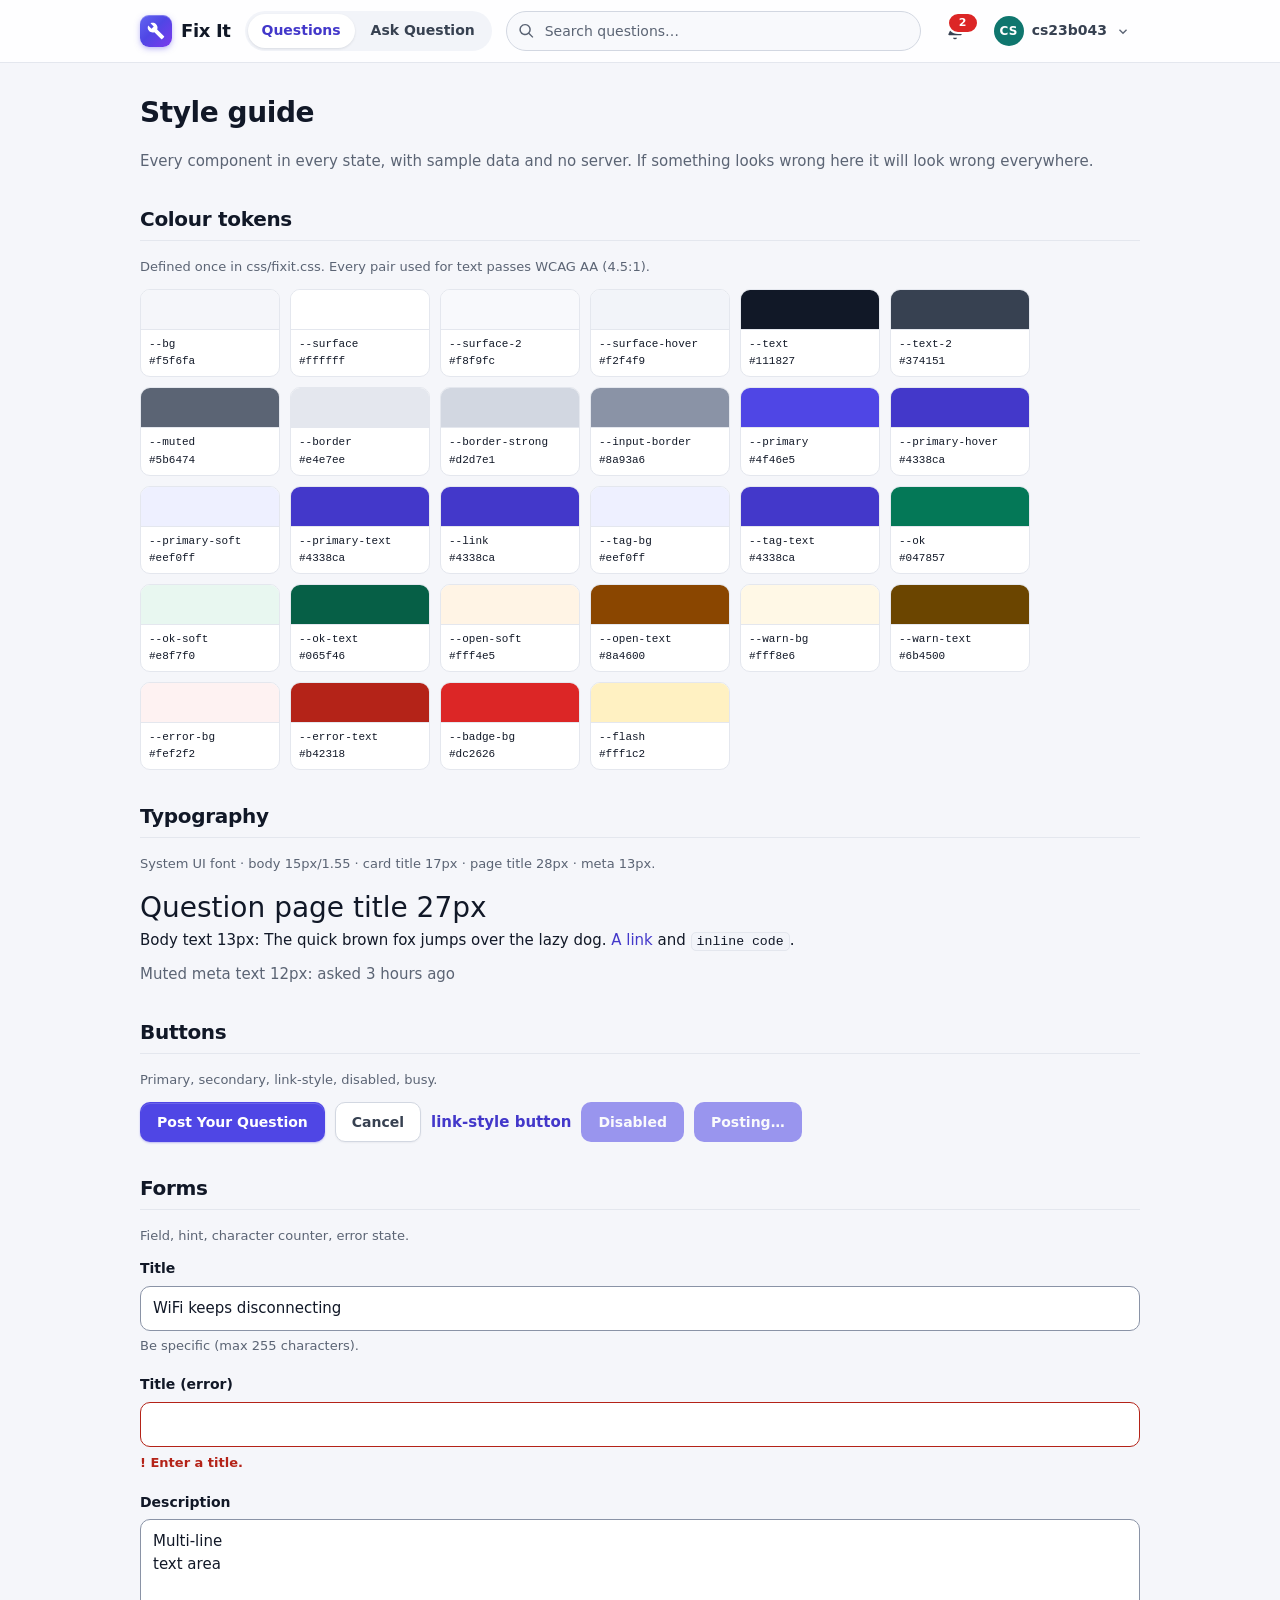
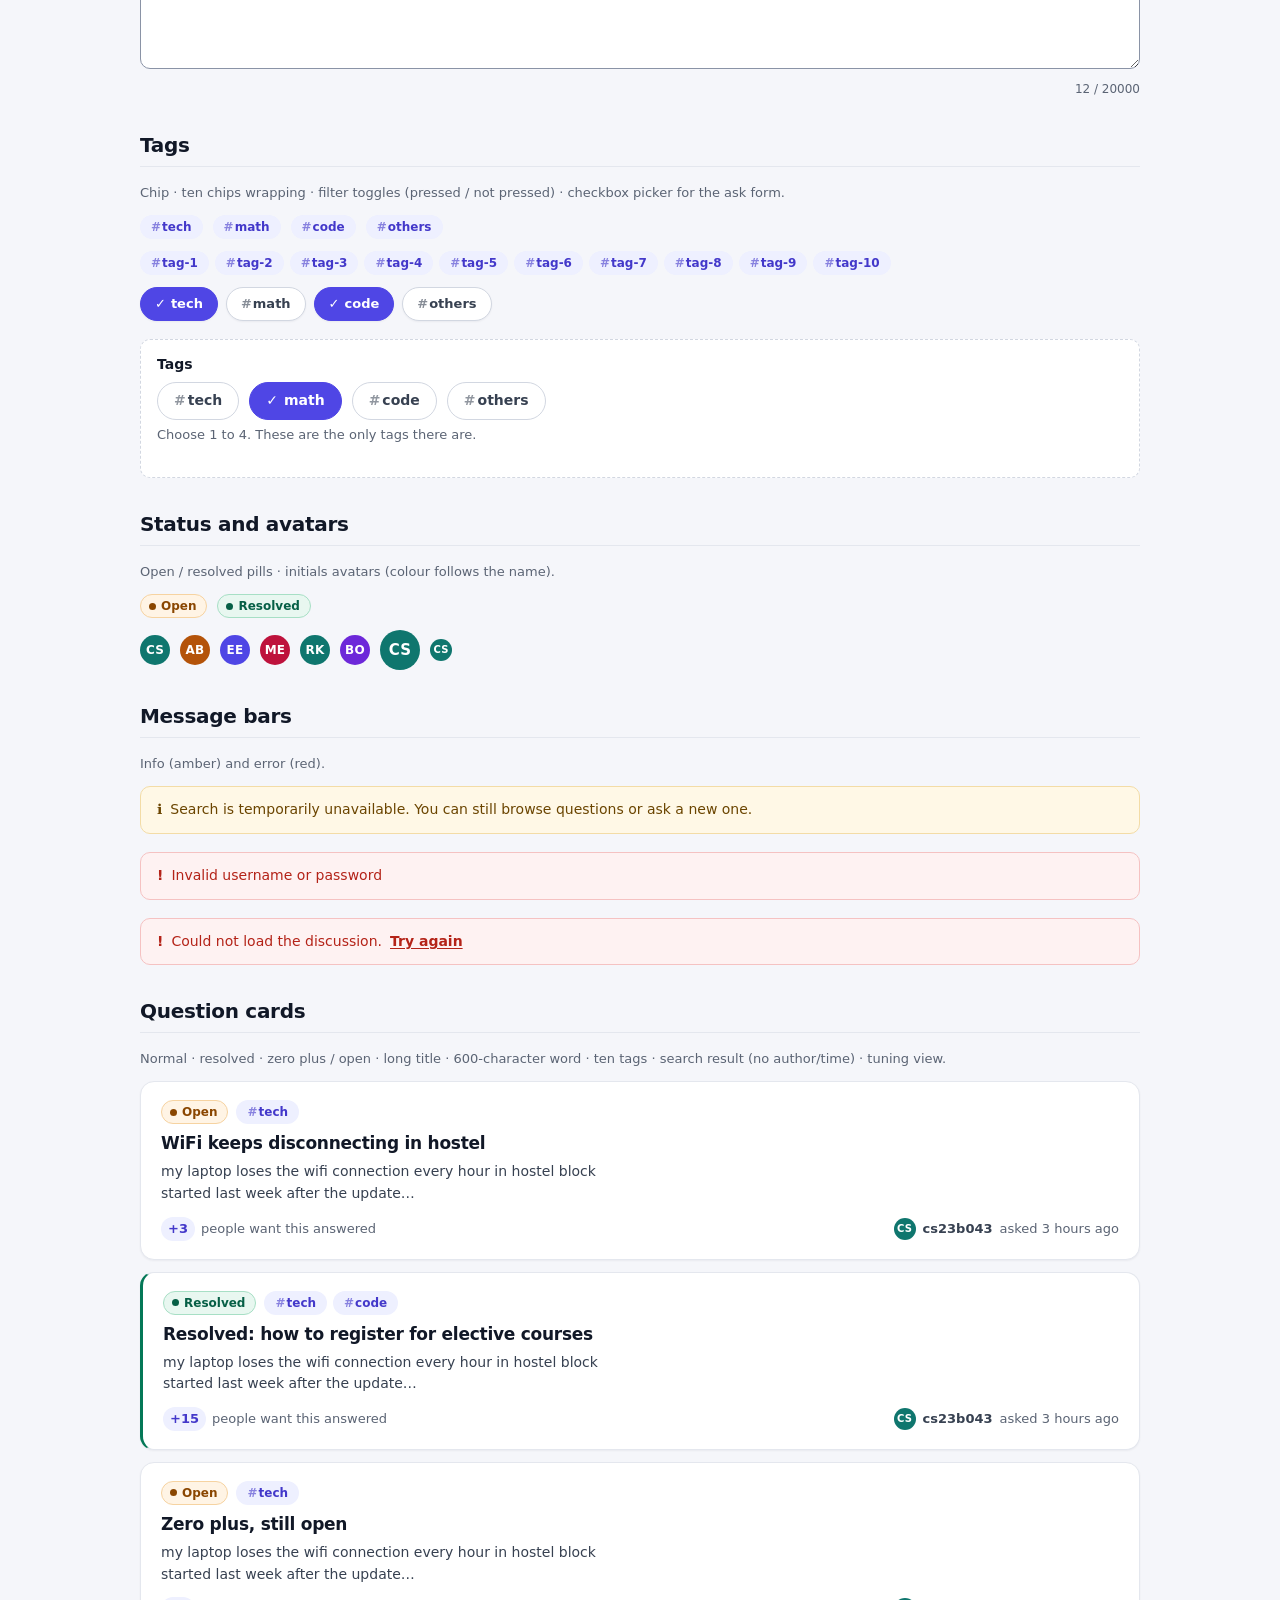
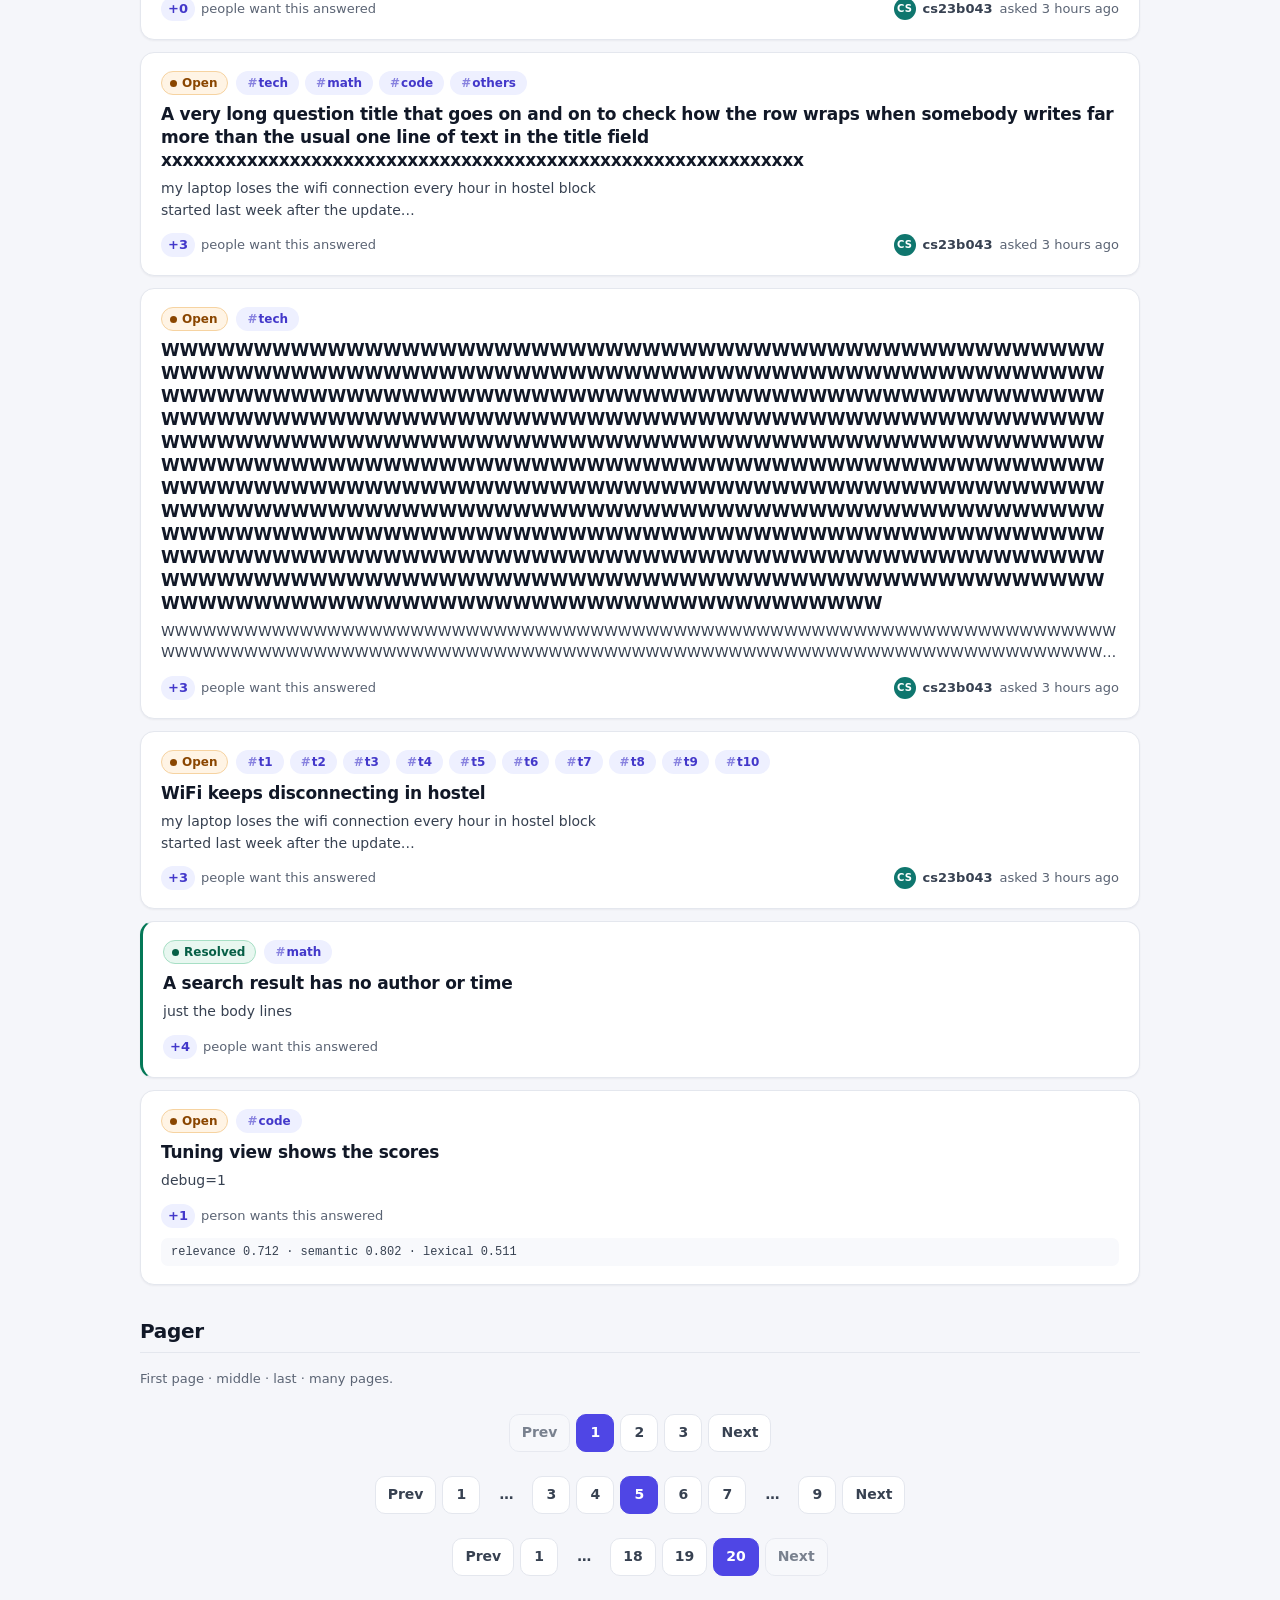
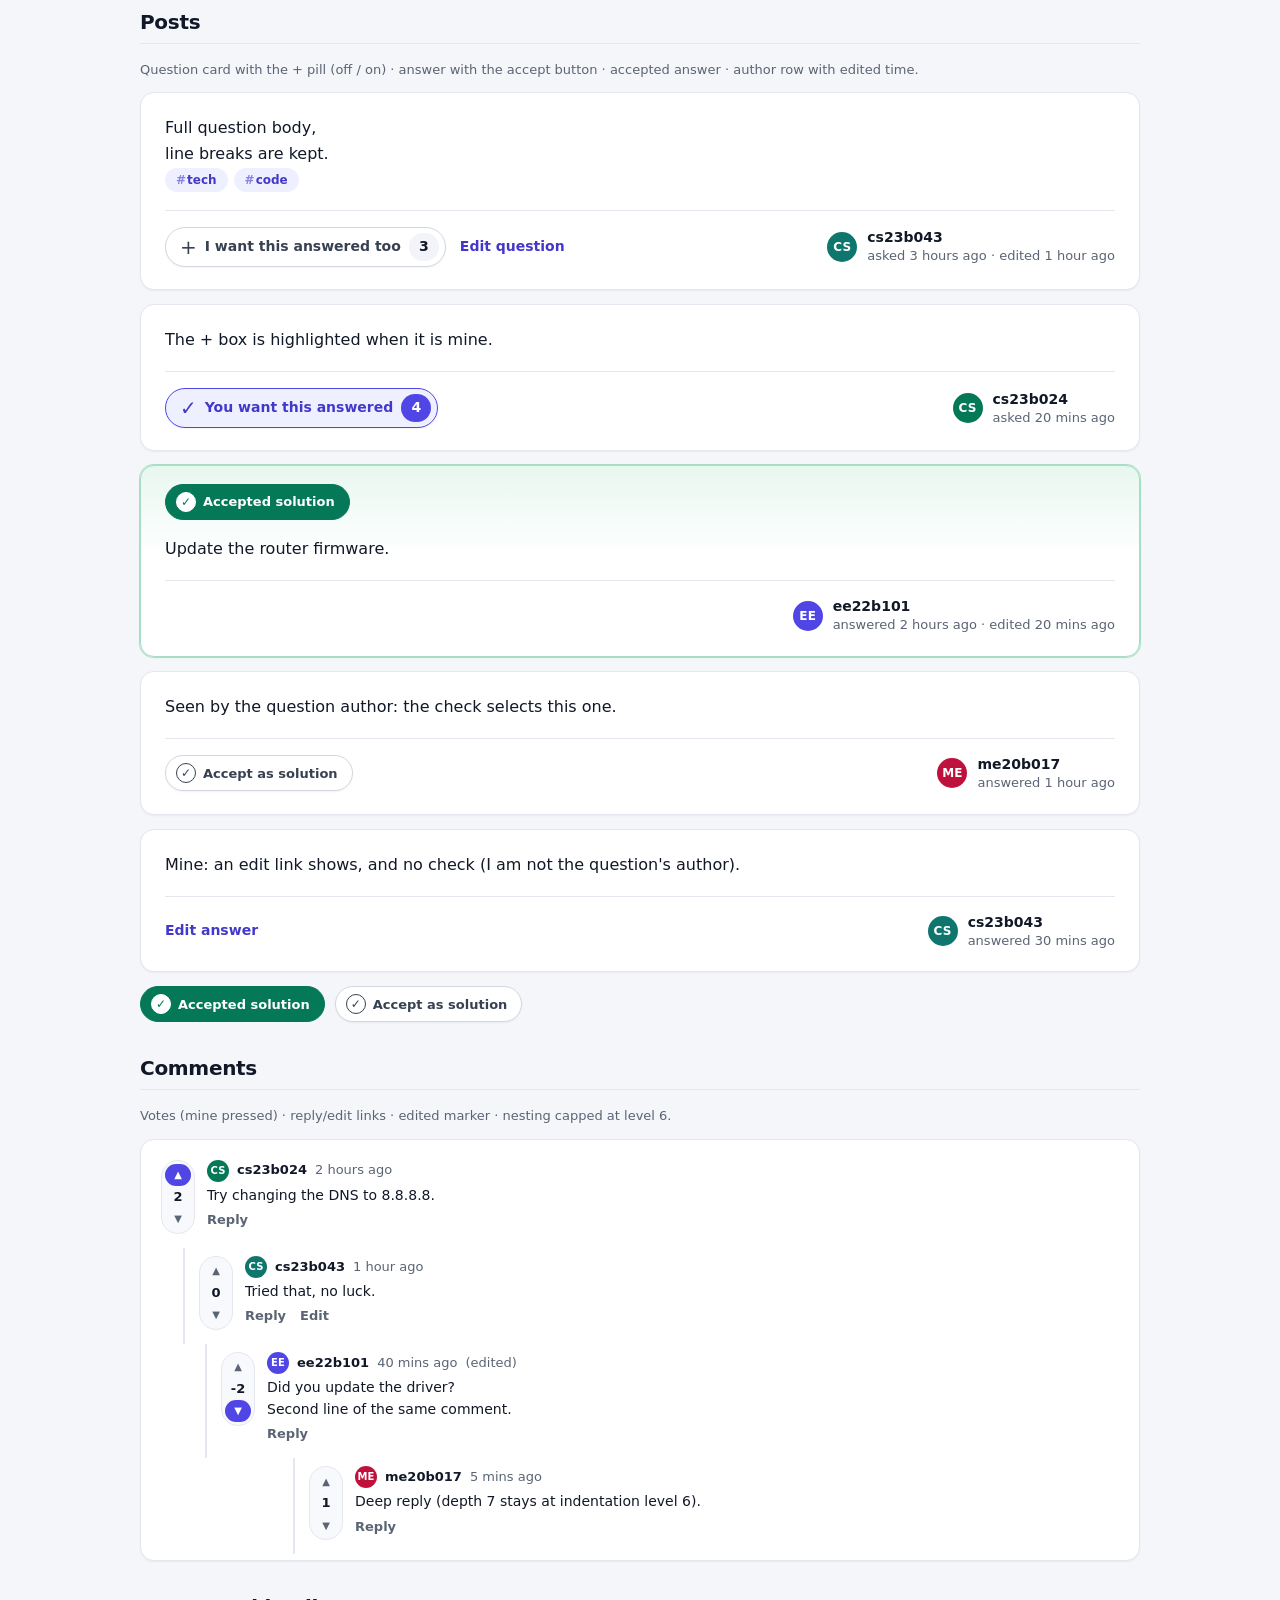
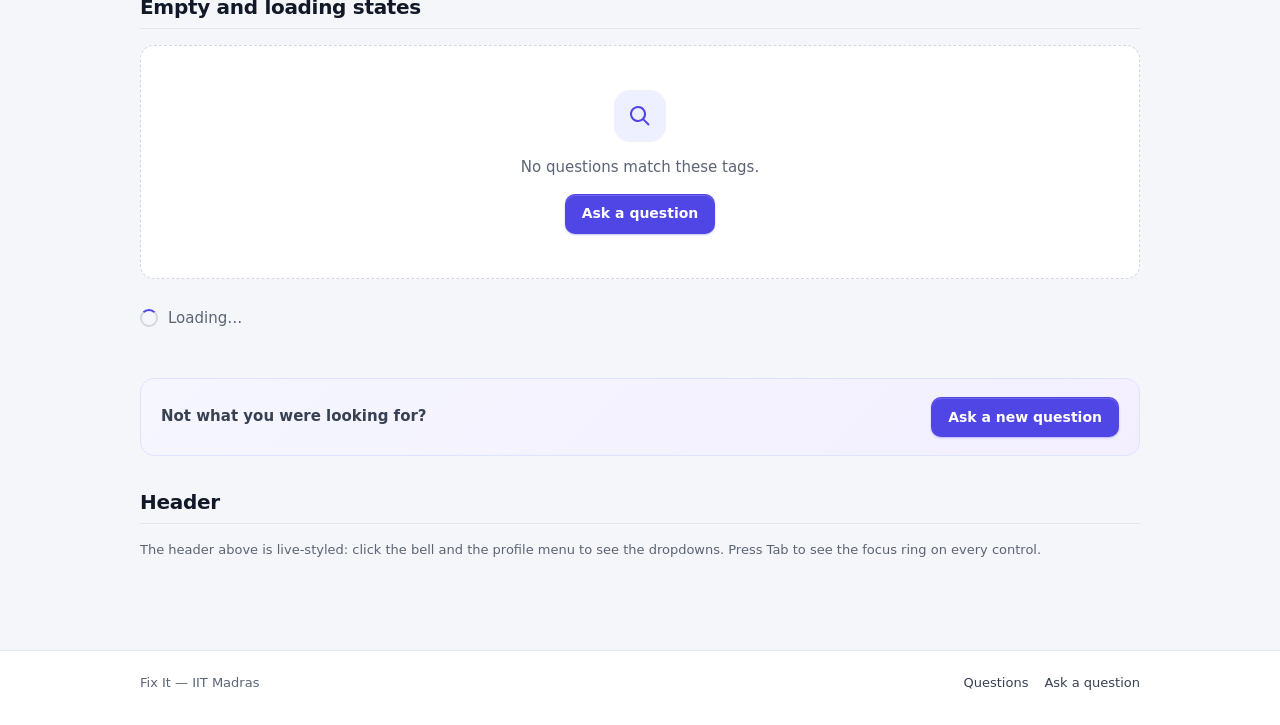
<file: frontend/styleguide.html>
<!doctype html>
<html lang="en">
<head>
  <meta charset="utf-8">
  <meta name="viewport" content="width=device-width, initial-scale=1">
  <title>Style guide - Fix It</title>
  <link rel="icon" href="img/favicon.svg" type="image/svg+xml">
  <link rel="stylesheet" href="css/fixit.css">
</head>
<body data-page="styleguide">
  <a class="skip-link" href="#main">Skip to content</a>
  <header id="site-header"></header>
  <main id="main" class="container" tabindex="-1">
    <div class="page-head"><h1>Style guide</h1></div>
    <p class="subtle">Every component in every state, with sample data and no server. If something looks wrong here it will look wrong everywhere.</p>
    <div id="guide"></div>
  </main>
  <footer id="site-footer"></footer>
  <script type="module" src="js/pages/styleguide.js"></script>
</body>
</html>
</file>
<file: frontend/css/fixit.css>
/* Fix It - "clean modern workspace" look (see Specifications_and_designs/UI_Migration.md). One stylesheet; design tokens at the top.
   Every text/background pair used for text reaches WCAG AA contrast (4.5:1). The page's CSP allows only same-origin assets,
   so fonts are the system UI stack and the few decorative images are data: URIs. */

:root {
  /* surfaces */
  --bg: #f5f6fa;
  --surface: #ffffff;
  --surface-2: #f8f9fc;
  --surface-hover: #f2f4f9;
  /* text */
  --text: #111827;
  --text-2: #374151;
  --muted: #5b6474;               /* 5.9:1 on white, 5.4:1 on --bg */
  /* lines */
  --border: #e4e7ee;
  --border-strong: #d2d7e1;
  --input-border: #8a93a6;        /* 3:1 against white, as form-control edges should be */
  /* brand */
  --primary: #4f46e5;             /* white text on it: 6.3:1 */
  --primary-hover: #4338ca;
  --primary-soft: #eef0ff;
  --primary-soft-2: #e0e3ff;
  --primary-text: #4338ca;        /* on white 7.6:1, on --primary-soft 6.6:1 */
  --link: #4338ca;
  --link-hover: #3730a3;
  --tag-bg: #eef0ff;
  --tag-text: #4338ca;
  /* status */
  --ok: #047857;                  /* white text on it: 5.5:1 */
  --ok-soft: #e8f7f0;
  --ok-border: #a7dfc5;
  --ok-text: #065f46;             /* on --ok-soft 7.1:1 */
  --open-soft: #fff4e5;
  --open-border: #f6d3a1;
  --open-text: #8a4600;           /* on --open-soft 6.4:1 */
  --warn-bg: #fff8e6;
  --warn-border: #f3dca6;
  --warn-text: #6b4500;
  --error-bg: #fef2f2;
  --error-border: #f5c2c2;
  --error-text: #b42318;          /* on --error-bg 5.8:1, on white 6.2:1 */
  --badge-bg: #dc2626;            /* white text on it: 4.8:1 */
  --active-bg: #eef0ff;
  --flash: #fff1c2;
  /* shape */
  --radius: 14px;
  --radius-md: 10px;
  --radius-sm: 7px;
  --pill: 999px;
  --shadow-sm: 0 1px 2px rgba(16, 24, 40, 0.05);
  --shadow: 0 1px 3px rgba(16, 24, 40, 0.07), 0 1px 2px rgba(16, 24, 40, 0.04);
  --shadow-md: 0 6px 16px -4px rgba(16, 24, 40, 0.10), 0 2px 4px -2px rgba(16, 24, 40, 0.06);
  --shadow-lg: 0 18px 40px -12px rgba(16, 24, 40, 0.25);
  --ring: 0 0 0 3px rgba(79, 70, 229, 0.28);
  /* type */
  --font: system-ui, -apple-system, "Segoe UI", Roboto, "Helvetica Neue", "Noto Sans", Arial, sans-serif;
  --mono: ui-monospace, SFMono-Regular, Menlo, Consolas, "Liberation Mono", monospace;
  --container: 1040px;
}

/* ---------- base ---------- */
*, *::before, *::after { box-sizing: border-box; }
html { -webkit-text-size-adjust: 100%; }
body { margin: 0; min-height: 100vh; min-height: 100dvh; display: flex; flex-direction: column; font: 15px/1.55 var(--font); color: var(--text); background: var(--bg); -webkit-font-smoothing: antialiased; }
h1, h2, h3 { margin: 0; font-weight: 700; line-height: 1.25; letter-spacing: -0.015em; color: var(--text); }
p { margin: 0 0 10px; }
a { color: var(--link); text-decoration: none; }
a:hover { color: var(--link-hover); text-decoration: underline; text-underline-offset: 2px; }
:focus-visible { outline: 2px solid var(--primary); outline-offset: 2px; }
code { font-family: var(--mono); font-size: 0.88em; background: var(--surface-hover); border: 1px solid var(--border); padding: 1px 5px; border-radius: 5px; }
::selection { background: var(--primary-soft-2); }

.visually-hidden { position: absolute !important; width: 1px; height: 1px; margin: -1px; padding: 0; overflow: hidden; clip: rect(0 0 0 0); white-space: nowrap; border: 0; }
.skip-link { position: absolute; left: -9999px; top: 0; z-index: 100; background: var(--surface); color: var(--link); padding: 10px 14px; border-radius: var(--radius-sm); box-shadow: var(--shadow-md); }
.skip-link:focus { left: 12px; top: 12px; }

main:focus { outline: none; }
.container { width: var(--container); max-width: 100%; margin: 0 auto; padding: 0 20px; }

/* ---------- header ---------- */
.site-header { position: sticky; top: 0; z-index: 40; background: rgba(255, 255, 255, 0.86); -webkit-backdrop-filter: saturate(180%) blur(12px); backdrop-filter: saturate(180%) blur(12px); border-bottom: 1px solid var(--border); }
.site-header .container { display: flex; align-items: center; gap: 14px; height: 62px; }
.logo { display: inline-flex; align-items: center; gap: 9px; font-size: 18px; font-weight: 750; color: var(--text); letter-spacing: -0.02em; flex: 0 0 auto; }
.logo:hover { color: var(--text); text-decoration: none; }
.logo-mark { display: inline-grid; place-items: center; width: 32px; height: 32px; border-radius: 9px; background: linear-gradient(135deg, #6366f1 0%, #4f46e5 45%, #7c3aed 100%); color: #fff; box-shadow: 0 2px 6px -1px rgba(79, 70, 229, 0.5), inset 0 1px 0 rgba(255, 255, 255, 0.25); }
.logo-mark svg { width: 18px; height: 18px; fill: currentColor; }
.tabs { display: flex; gap: 2px; padding: 3px; background: var(--surface-hover); border-radius: var(--pill); }
.tabs a { display: flex; align-items: center; padding: 6px 14px; border-radius: var(--pill); color: var(--text-2); font-size: 14px; font-weight: 550; white-space: nowrap; }
.tabs a:hover { color: var(--text); background: rgba(255, 255, 255, 0.7); text-decoration: none; }
.tabs a[aria-current="page"] { color: var(--primary-text); background: var(--surface); box-shadow: var(--shadow); }
.header-search { flex: 1; display: flex; position: relative; min-width: 0; }
.header-search .search-icon { position: absolute; left: 12px; top: 50%; width: 17px; height: 17px; transform: translateY(-50%); fill: var(--muted); pointer-events: none; }
.header-search input[type="search"] { width: 100%; max-width: 420px; height: 40px; padding: 0 14px 0 38px; border: 1px solid var(--border-strong); border-radius: var(--pill); font: inherit; font-size: 14px; background: var(--surface-2); color: var(--text); transition: border-color .15s, box-shadow .15s, background .15s; }
.header-search input[type="search"]::placeholder { color: var(--muted); }
.header-search input[type="search"]:hover { border-color: var(--input-border); }
.header-search input[type="search"]:focus { outline: none; border-color: var(--primary); background: var(--surface); box-shadow: var(--ring); }
.header-menu { position: relative; flex: 0 0 auto; }
.icon-btn { position: relative; display: flex; align-items: center; gap: 8px; height: 40px; background: none; border: 1px solid transparent; border-radius: var(--pill); padding: 0 10px; font: inherit; font-size: 14px; font-weight: 550; color: var(--text-2); cursor: pointer; transition: background .15s; }
.icon-btn:hover { background: var(--surface-hover); }
.icon-btn[aria-expanded="true"] { background: var(--primary-soft); color: var(--primary-text); }
.icon-btn > svg { width: 20px; height: 20px; fill: currentColor; }
#bell-button { width: 40px; justify-content: center; padding: 0; }
#profile-button { padding: 0 8px 0 4px; }
#profile-button .chevron { width: 16px; height: 16px; fill: var(--muted); }
.profile-name { max-width: 140px; overflow: hidden; text-overflow: ellipsis; white-space: nowrap; }
.badge { position: absolute; top: 0; right: -5px; min-width: 18px; height: 18px; padding: 0 5px; border-radius: var(--pill); background: var(--badge-bg); color: #fff; font-size: 11px; line-height: 18px; text-align: center; font-weight: 700; border: 2px solid var(--surface); box-sizing: content-box; }
.badge[hidden] { display: none; }
.dropdown { position: absolute; right: 0; top: calc(100% + 8px); z-index: 50; width: 360px; max-width: calc(100vw - 24px); background: var(--surface); border: 1px solid var(--border); border-radius: var(--radius); box-shadow: var(--shadow-lg); max-height: min(480px, calc(100vh - 80px)); overflow-x: hidden; overflow-y: auto; overscroll-behavior: contain; animation: pop .14s ease-out; }
.dropdown[hidden] { display: none; }
@keyframes pop { from { opacity: 0; transform: translateY(-4px) scale(0.98); } to { opacity: 1; transform: none; } }
.dropdown-head { position: sticky; top: 0; z-index: 1; background: var(--surface); padding: 12px 16px; border-bottom: 1px solid var(--border); font-weight: 700; font-size: 14px; }
.dropdown-item { display: block; width: 100%; padding: 11px 16px; border: 0; border-bottom: 1px solid var(--border); background: var(--surface); font: inherit; font-size: 14px; text-align: left; color: var(--text); cursor: pointer; }
.dropdown-item:last-child { border-bottom: 0; }
.dropdown-item:hover { background: var(--surface-hover); }
a.dropdown-item { text-decoration: none; color: var(--text); }
#logout-button { color: var(--error-text); }
.dropdown-note { padding: 22px 16px; color: var(--muted); text-align: center; font-size: 14px; }
.dropdown-meta { display: flex; gap: 12px; align-items: center; padding: 14px 16px; border-bottom: 1px solid var(--border); background: var(--surface-2); color: var(--muted); font-size: 13px; }
.dropdown-meta .who { min-width: 0; }
.dropdown-meta .who-name { color: var(--text); font-weight: 700; font-size: 14px; }
.dropdown-meta .who div { overflow-wrap: anywhere; }
.notice { position: relative; padding-left: 32px; }
.notice-text { display: block; line-height: 1.45; }
.notice-text strong { font-weight: 650; }
.notice-text em { font-style: normal; color: var(--primary-text); }
.notice-time { display: block; color: var(--muted); font-size: 12px; margin-top: 3px; }
.notice::before { content: ""; position: absolute; left: 14px; top: 17px; width: 8px; height: 8px; border-radius: 50%; background: var(--border-strong); }
.notice.unread { background: #fafaff; }
.notice.unread::before { background: var(--primary); box-shadow: 0 0 0 3px var(--primary-soft); }
.notice.unread .notice-text { font-weight: 600; }

/* ---------- avatars ---------- */
.avatar { display: inline-grid; place-items: center; flex: 0 0 auto; width: 30px; height: 30px; border-radius: 50%; color: #fff; font-size: 12px; font-weight: 700; letter-spacing: 0.02em; line-height: 1; user-select: none; }
.avatar--sm { width: 22px; height: 22px; font-size: 10px; }
.avatar--lg { width: 40px; height: 40px; font-size: 15px; }
.avatar--c0 { background: #4f46e5; } .avatar--c1 { background: #047857; } .avatar--c2 { background: #be123c; } .avatar--c3 { background: #b45309; }
.avatar--c4 { background: #0369a1; } .avatar--c5 { background: #6d28d9; } .avatar--c6 { background: #0f766e; } .avatar--c7 { background: #475569; }

/* ---------- page frame ---------- */
/* body is a full-height column: main takes the spare height so the footer sits at the bottom of short pages */
main { flex: 1 0 auto; }
main.container { padding-top: 32px; padding-bottom: 56px; }
.page-head { display: flex; justify-content: space-between; align-items: flex-start; gap: 16px; margin-bottom: 20px; }
.page-head h1 { font-size: 28px; overflow-wrap: anywhere; }
.page-head .lede { margin: 6px 0 0; color: var(--muted); font-size: 15px; }
.page-title { font-size: 28px; margin-bottom: 16px; overflow-wrap: anywhere; }
.subtle { color: var(--muted); }
.back-link { display: inline-flex; align-items: center; gap: 4px; margin-bottom: 14px; font-size: 14px; font-weight: 550; color: var(--muted); }
.back-link:hover { color: var(--primary-text); text-decoration: none; }
.site-footer { border-top: 1px solid var(--border); color: var(--muted); font-size: 13px; padding: 22px 0 32px; background: var(--surface); }
.site-footer .container { display: flex; justify-content: space-between; gap: 12px; flex-wrap: wrap; }
.site-footer nav { display: flex; gap: 16px; }
.site-footer a { color: var(--text-2); }
.card-surface, .panel { background: var(--surface); border: 1px solid var(--border); border-radius: var(--radius); box-shadow: var(--shadow-sm); }

/* ---------- buttons and forms ---------- */
.btn { display: inline-flex; align-items: center; justify-content: center; gap: 6px; min-height: 40px; padding: 9px 16px; border: 1px solid transparent; border-radius: var(--radius-md); font: inherit; font-size: 14px; font-weight: 600; line-height: 1.2; cursor: pointer; text-align: center; white-space: nowrap; transition: background .15s, border-color .15s, box-shadow .15s, transform .05s; }
.btn:hover { text-decoration: none; }
.btn:active:not(:disabled) { transform: translateY(1px); }
.btn-primary { background: var(--primary); color: #fff; box-shadow: 0 1px 2px rgba(79, 70, 229, 0.35), inset 0 1px 0 rgba(255, 255, 255, 0.16); }
.btn-primary:hover { background: var(--primary-hover); color: #fff; }
.btn-secondary { background: var(--surface); color: var(--text-2); border-color: var(--border-strong); box-shadow: var(--shadow-sm); }
.btn-secondary:hover { background: var(--surface-hover); color: var(--text); border-color: var(--input-border); }
.btn:disabled, .btn[aria-disabled="true"] { opacity: 0.55; cursor: not-allowed; box-shadow: none; }
.btn[aria-busy="true"] { cursor: progress; }
.btn-link { background: none; border: 0; padding: 0; font: inherit; color: var(--link); cursor: pointer; font-weight: 550; }
.btn-link:hover { color: var(--link-hover); text-decoration: underline; text-underline-offset: 2px; }
.btn-link:disabled { opacity: 0.55; cursor: not-allowed; text-decoration: none; }
.button-row { display: flex; gap: 10px; align-items: center; flex-wrap: wrap; }

.field { margin-bottom: 18px; }
.field > label, .field > legend { display: block; font-weight: 650; font-size: 14px; margin-bottom: 6px; padding: 0; color: var(--text); }
fieldset.field { border: 0; margin: 0 0 18px; padding: 0; min-width: 0; }
input[type="text"], input[type="password"], input[type="search"], textarea {
  width: 100%; padding: 10px 12px; border: 1px solid var(--input-border); border-radius: var(--radius-md); font: inherit; font-size: 15px; color: var(--text); background: var(--surface);
  transition: border-color .15s, box-shadow .15s;
}
input[type="text"]:focus, input[type="password"]:focus, input[type="search"]:focus, textarea:focus { outline: none; border-color: var(--primary); box-shadow: var(--ring); }
textarea { min-height: 150px; resize: vertical; line-height: 1.55; }
textarea.short { min-height: 84px; }
.field.has-error input, .field.has-error textarea { border-color: var(--error-text); }
.field.has-error input:focus, .field.has-error textarea:focus { box-shadow: 0 0 0 3px rgba(180, 35, 24, 0.2); }
.field-error { color: var(--error-text); margin-top: 6px; font-size: 13px; font-weight: 550; }
.field-error::before { content: "! "; font-weight: 800; }
.field-error[hidden] { display: none; }
.hint { color: var(--muted); font-size: 13px; margin-top: 5px; }
.counter { color: var(--muted); font-size: 12px; text-align: right; margin-top: 4px; font-variant-numeric: tabular-nums; }

/* ---------- tags ---------- */
.tags { display: inline-flex; flex-wrap: wrap; gap: 6px; }
.tag { display: inline-flex; align-items: center; background: var(--tag-bg); color: var(--tag-text); border: 1px solid transparent; border-radius: var(--pill); padding: 2px 10px; font-size: 12px; font-weight: 600; line-height: 1.5; }
.tag::before { content: "#"; opacity: 0.6; margin-right: 1px; }
button.tag-toggle { font: inherit; font-size: 13px; font-weight: 600; cursor: pointer; padding: 6px 14px; background: var(--surface); color: var(--text-2); border-color: var(--border-strong); box-shadow: var(--shadow-sm); transition: background .15s, border-color .15s, color .15s; }
button.tag-toggle:hover { border-color: var(--primary); color: var(--primary-text); }
button.tag-toggle[aria-pressed="true"] { background: var(--primary); border-color: var(--primary); color: #fff; }
button.tag-toggle[aria-pressed="true"]::before { content: "✓"; opacity: 1; margin-right: 5px; }
.tag-filter { display: flex; align-items: center; flex-wrap: wrap; gap: 8px; margin: 0 0 18px; }
.tag-options { display: flex; flex-wrap: wrap; gap: 10px; }
.tag-option { position: relative; }
.tag-option input { position: absolute; opacity: 0; width: 100%; height: 100%; margin: 0; cursor: pointer; }
.tag-option span { display: inline-flex; align-items: center; padding: 7px 16px; font-size: 14px; font-weight: 600; background: var(--surface); color: var(--text-2); border: 1px solid var(--border-strong); border-radius: var(--pill); transition: background .15s, border-color .15s, color .15s; }
.tag-option span::before { content: "#"; opacity: 0.55; margin-right: 2px; }
.tag-option:hover span { border-color: var(--primary); color: var(--primary-text); }
.tag-option input:checked + span { background: var(--primary); border-color: var(--primary); color: #fff; }
.tag-option input:checked + span::before { content: "✓"; opacity: 1; margin-right: 6px; }
.tag-option input:focus-visible + span { outline: 2px solid var(--primary); outline-offset: 2px; }
.field.has-error .tag-option span { border-color: var(--error-border); }

/* ---------- status pills ---------- */
.status-pill { display: inline-flex; align-items: center; gap: 5px; padding: 2px 10px 2px 8px; border-radius: var(--pill); font-size: 12px; font-weight: 700; line-height: 1.5; border: 1px solid; text-transform: capitalize; white-space: nowrap; }
.status-pill::before { content: ""; width: 7px; height: 7px; border-radius: 50%; background: currentColor; }
.status-pill--resolved { background: var(--ok-soft); border-color: var(--ok-border); color: var(--ok-text); }
.status-pill--open { background: var(--open-soft); border-color: var(--open-border); color: var(--open-text); }

/* ---------- messages, empty states ---------- */
.msg { display: flex; flex-wrap: wrap; align-items: baseline; gap: 4px 8px; padding: 12px 16px; border: 1px solid; border-radius: var(--radius-md); margin: 0 0 18px; overflow-wrap: anywhere; font-size: 14px; }
.msg::before { flex: 0 0 auto; font-weight: 800; }
.msg--info { background: var(--warn-bg); border-color: var(--warn-border); color: var(--warn-text); }
.msg--info::before { content: "ℹ"; }
.msg--error { background: var(--error-bg); border-color: var(--error-border); color: var(--error-text); }
.msg--error::before { content: "!"; }
.msg a, .msg .btn-link { font-weight: 650; color: inherit; text-decoration: underline; text-underline-offset: 2px; }
.empty { padding: 44px 20px; text-align: center; color: var(--muted); background: var(--surface); border: 1px dashed var(--border-strong); border-radius: var(--radius); }
.empty::before { content: ""; display: block; width: 52px; height: 52px; margin: 0 auto 14px; border-radius: 16px; background: var(--primary-soft) url("data:image/svg+xml,%3Csvg xmlns='http://www.w3.org/2000/svg' viewBox='0 0 24 24' fill='%234f46e5'%3E%3Cpath d='M10 2a8 8 0 0 1 6.32 12.9l5.39 5.4-1.41 1.4-5.4-5.39A8 8 0 1 1 10 2zm0 2a6 6 0 1 0 0 12 6 6 0 0 0 0-12z'/%3E%3C/svg%3E") center / 24px no-repeat; }
.empty .btn { margin-top: 14px; }
.loading { display: flex; align-items: center; gap: 10px; padding: 28px 0; color: var(--muted); }
.loading::before { content: ""; width: 18px; height: 18px; border-radius: 50%; border: 2px solid var(--border-strong); border-top-color: var(--primary); animation: spin .8s linear infinite; }
@keyframes spin { to { transform: rotate(360deg); } }
.cta-box { border: 1px solid var(--primary-soft-2); background: linear-gradient(135deg, #f5f6ff 0%, #f3efff 100%); border-radius: var(--radius); padding: 18px 20px; margin: 20px 0; display: flex; align-items: center; justify-content: space-between; gap: 14px; flex-wrap: wrap; font-weight: 600; color: var(--text-2); }

/* ---------- pager ---------- */
.pager { display: flex; flex-wrap: wrap; gap: 6px; margin: 24px 0 4px; justify-content: center; }
.pager a, .pager span { display: inline-flex; align-items: center; justify-content: center; min-width: 38px; height: 38px; padding: 0 12px; border: 1px solid var(--border); border-radius: var(--radius-md); color: var(--text-2); background: var(--surface); font-size: 14px; font-weight: 600; }
.pager a:hover { background: var(--surface-hover); border-color: var(--border-strong); text-decoration: none; color: var(--text); }
.pager .current { background: var(--primary); border-color: var(--primary); color: #fff; }
.pager .gap { border-color: transparent; background: none; }
.pager .disabled { color: var(--muted); background: var(--surface-2); opacity: 0.8; }

/* ---------- toolbar above lists ---------- */
.list-toolbar { display: flex; align-items: center; justify-content: space-between; gap: 12px; flex-wrap: wrap; margin-bottom: 14px; }
.list-toolbar .tag-filter { margin: 0; }
.list-toolbar .filter-label { font-size: 13px; font-weight: 650; color: var(--muted); margin-right: 2px; }
#result-count { margin: 0 0 12px; font-size: 14px; }

/* ---------- question cards (homepage, search, profile) ---------- */
.q-list { display: flex; flex-direction: column; gap: 12px; }
.q-row { position: relative; padding: 18px 20px; background: var(--surface); border: 1px solid var(--border); border-radius: var(--radius); box-shadow: var(--shadow-sm); transition: border-color .15s, box-shadow .15s, transform .15s; }
.q-row:hover { border-color: var(--primary-soft-2); box-shadow: var(--shadow-md); }
.q-row:focus-within { border-color: var(--primary); }
.q-row--resolved { border-left: 3px solid var(--ok); }
.q-top { display: flex; align-items: center; flex-wrap: wrap; gap: 8px; margin-bottom: 8px; }
.q-title { font-size: 17px; font-weight: 650; line-height: 1.35; margin: 0 0 6px; overflow-wrap: anywhere; }
.q-title a { color: var(--text); }
.q-title a::after { content: ""; position: absolute; inset: 0; border-radius: var(--radius); }   /* whole card is the link */
.q-title a:hover { color: var(--primary-text); text-decoration: none; }
.q-title a:focus-visible { outline: none; }
.q-title a:focus-visible::after { outline: 2px solid var(--primary); outline-offset: 2px; }
.q-excerpt { margin: 0 0 12px; color: var(--text-2); font-size: 14px; white-space: pre-line; overflow-wrap: anywhere; display: -webkit-box; -webkit-line-clamp: 2; -webkit-box-orient: vertical; overflow: hidden; }
.q-foot { display: flex; justify-content: space-between; align-items: center; gap: 10px; flex-wrap: wrap; }
.q-meta { display: inline-flex; align-items: center; gap: 7px; color: var(--muted); font-size: 13px; }
.q-meta .name { color: var(--text-2); font-weight: 600; }
.plus-count { display: inline-flex; align-items: center; gap: 6px; font-size: 13px; color: var(--muted); }
.plus-count .num { display: inline-grid; place-items: center; min-width: 28px; height: 24px; padding: 0 7px; border-radius: var(--pill); background: var(--primary-soft); color: var(--primary-text); font-weight: 750; font-variant-numeric: tabular-nums; }
.q-debug { margin-top: 10px; padding: 6px 10px; border-radius: var(--radius-sm); background: var(--surface-2); font: 12px/1.4 var(--mono); color: var(--text-2); }

/* ---------- question page ---------- */
.q-title-page { font-size: 28px; overflow-wrap: anywhere; }
.status-line { display: flex; align-items: center; flex-wrap: wrap; gap: 6px 10px; color: var(--muted); margin: 0 0 20px; font-size: 14px; }
.status-line .dot { color: var(--border-strong); }
.post { background: var(--surface); border: 1px solid var(--border); border-radius: var(--radius); box-shadow: var(--shadow-sm); padding: 22px 24px; margin-bottom: 14px; }
.post-body { min-width: 0; }
.post-head { margin: -4px 0 16px; }
.edit-label { font-weight: 700; margin-bottom: 4px; }
.post-text { white-space: pre-wrap; overflow-wrap: anywhere; font-size: 16px; line-height: 1.65; color: var(--text); }
.post-extra { margin-top: 16px; }
.post-foot { display: flex; justify-content: space-between; align-items: center; gap: 12px; margin-top: 18px; padding-top: 16px; border-top: 1px solid var(--border); flex-wrap: wrap; }
.post-actions { display: flex; gap: 14px; align-items: center; flex-wrap: wrap; }
.post-actions a, .post-actions .btn-link { font-size: 14px; font-weight: 600; }
.post-gutter:empty { display: none; }
.signature { display: flex; align-items: center; gap: 10px; font-size: 13px; color: var(--muted); }
.signature .sig-text { display: flex; flex-direction: column; line-height: 1.35; }
.signature .author { color: var(--text); font-weight: 650; font-size: 14px; }
.signature .when { display: block; }
.plus-btn { display: inline-flex; align-items: center; gap: 8px; height: 40px; padding: 0 6px 0 14px; border: 1px solid var(--border-strong); border-radius: var(--pill); background: var(--surface); font: inherit; font-size: 14px; font-weight: 600; cursor: pointer; color: var(--text-2); box-shadow: var(--shadow-sm); transition: background .15s, border-color .15s, color .15s; }
.plus-btn:hover { border-color: var(--primary); color: var(--primary-text); }
.plus-btn .glyph { font-size: 20px; line-height: 1; font-weight: 500; }
.plus-btn .label { order: 1; }
.plus-btn .count { order: 2; display: inline-grid; place-items: center; min-width: 30px; height: 28px; padding: 0 8px; border-radius: var(--pill); background: var(--surface-hover); color: var(--text); font-weight: 750; font-variant-numeric: tabular-nums; }
.plus-btn[aria-pressed="true"] { background: var(--primary-soft); border-color: var(--primary); color: var(--primary-text); }
.plus-btn[aria-pressed="true"] .count { background: var(--primary); color: #fff; }
.plus-btn:disabled { opacity: 0.6; cursor: progress; }
.accept-btn, .accepted-mark { display: inline-flex; align-items: center; gap: 7px; height: 36px; padding: 0 14px 0 10px; border-radius: var(--pill); font-size: 13px; font-weight: 700; line-height: 1; }
.accept-btn { border: 1px solid var(--border-strong); background: var(--surface); color: var(--text-2); cursor: pointer; font-family: inherit; box-shadow: var(--shadow-sm); }
.accept-btn:hover { border-color: var(--ok); color: var(--ok-text); background: var(--ok-soft); }
.accept-btn .tick, .accepted-mark .tick { display: inline-grid; place-items: center; width: 20px; height: 20px; border-radius: 50%; border: 1.5px solid currentColor; font-size: 12px; }
.accepted-mark { background: var(--ok); color: #fff; border: 1px solid var(--ok); }
.accepted-mark .tick { background: #fff; color: var(--ok); border-color: #fff; }
.post--accepted { border-color: var(--ok-border); box-shadow: 0 0 0 1px var(--ok-border), var(--shadow-sm); background: linear-gradient(180deg, var(--ok-soft) 0, var(--surface) 90px); }
.section-title { display: flex; align-items: center; gap: 8px; font-size: 19px; margin: 34px 0 14px; }
.section-title .count-chip { font-size: 13px; }

/* answers + discussion */
#comments-section { margin-top: 8px; }
#comments-section > .section-title { margin-top: 26px; }
.comments { background: var(--surface); border: 1px solid var(--border); border-radius: var(--radius); box-shadow: var(--shadow-sm); padding: 6px 20px; }
.comments > .subtle { margin: 14px 0; }
.answer-form { margin-top: 10px; }
.answer-form .inline-form { background: var(--surface); border: 1px solid var(--border); border-radius: var(--radius); box-shadow: var(--shadow-sm); padding: 18px; margin: 0; }
.answers > .subtle { padding: 22px; text-align: center; background: var(--surface); border: 1px dashed var(--border-strong); border-radius: var(--radius); }

/* ---------- comments (the discussion hangs on the question, never on an answer) ---------- */
.comment { display: flex; gap: 12px; padding: 14px 0; border-top: 1px solid var(--border); }
.comments > .comment:first-child { border-top: 0; }
.comment[class*="depth-"]:not(.depth-0) { border-top: 0; padding-top: 8px; padding-left: 14px; border-left: 2px solid var(--border); }
.comment.depth-1 { margin-left: 22px; } .comment.depth-2 { margin-left: 44px; } .comment.depth-3 { margin-left: 66px; }
.comment.depth-4 { margin-left: 88px; } .comment.depth-5 { margin-left: 110px; } .comment.depth-6 { margin-left: 132px; }
.comment-votes { display: flex; flex-direction: column; align-items: center; gap: 1px; flex: 0 0 auto; align-self: flex-start; padding: 3px; border-radius: var(--pill); background: var(--surface-2); border: 1px solid var(--border); color: var(--muted); }
.vote-btn { display: grid; place-items: center; width: 26px; height: 22px; border: 0; border-radius: var(--pill); background: none; padding: 0; font: inherit; font-size: 10px; color: var(--muted); cursor: pointer; transition: background .15s, color .15s; }
.vote-btn:hover { background: var(--surface-hover); color: var(--text); }
.vote-btn[aria-pressed="true"] { background: var(--primary); color: #fff; }
.vote-score { min-width: 18px; text-align: center; font-weight: 750; font-size: 13px; color: var(--text); font-variant-numeric: tabular-nums; }
.comment-main { flex: 1; min-width: 0; }
.comment-head { display: flex; align-items: center; flex-wrap: wrap; gap: 4px 8px; font-size: 13px; color: var(--muted); margin-bottom: 3px; }
.comment-head .name { color: var(--text); font-weight: 650; }
.comment-body { white-space: pre-wrap; overflow-wrap: anywhere; font-size: 14px; line-height: 1.55; color: var(--text); }
.comment-meta { display: flex; gap: 14px; margin-top: 4px; }
.comment-meta .btn-link { font-size: 13px; color: var(--muted); }
.comment-meta .btn-link:hover { color: var(--primary-text); }
.inline-form { margin: 10px 0 4px; }
.inline-form textarea { min-height: 72px; }
.inline-form .button-row { margin-top: 10px; }
.add-comment { margin-top: 12px; }
.highlight { animation: flash 2.2s ease-out; border-radius: var(--radius-sm); }
@keyframes flash { from { background: var(--flash); } to { background: transparent; } }
.post.highlight { animation-name: flash-card; }
@keyframes flash-card { from { box-shadow: 0 0 0 4px var(--flash), var(--shadow-sm); } to { box-shadow: var(--shadow-sm); } }

/* ---------- ask / edit ---------- */
.ask-layout { display: grid; grid-template-columns: minmax(0, 1fr) 280px; gap: 22px; align-items: start; }
.form-card { background: var(--surface); border: 1px solid var(--border); border-radius: var(--radius); box-shadow: var(--shadow-sm); padding: 26px; }
.form-card .button-row { padding-top: 6px; }
.tips { background: var(--surface); border: 1px solid var(--border); border-radius: var(--radius); padding: 18px 20px; font-size: 14px; color: var(--text-2); position: sticky; top: 86px; }
.tips p:first-child { font-weight: 700; color: var(--text); margin-bottom: 8px; }
.tips ul { margin: 0; padding-left: 18px; }
.tips li { margin: 6px 0; }

/* ---------- login ---------- */
body[data-page="login"] { background: var(--surface); }
.auth-layout { display: grid; grid-template-columns: minmax(0, 1.05fr) minmax(0, 1fr); min-height: 100vh; padding: 0; }
.auth-brand { position: relative; overflow: hidden; display: flex; flex-direction: column; justify-content: space-between; gap: 32px; padding: 44px 52px; color: #eef0ff; background: radial-gradient(1200px 500px at -10% -10%, #6d62ff 0%, transparent 55%), radial-gradient(800px 500px at 110% 110%, #8b5cf6 0%, transparent 55%), linear-gradient(150deg, #312e81 0%, #4338ca 55%, #5b21b6 100%); }
.auth-brand::after { content: ""; position: absolute; inset: 0; background-image: radial-gradient(rgba(255, 255, 255, 0.10) 1px, transparent 1px); background-size: 22px 22px; mask-image: linear-gradient(180deg, #000 0%, transparent 85%); -webkit-mask-image: linear-gradient(180deg, #000 0%, transparent 85%); pointer-events: none; }
.auth-brand > * { position: relative; z-index: 1; }
.auth-brand .logo { color: #fff; }
.auth-brand .logo-mark { background: rgba(255, 255, 255, 0.16); box-shadow: inset 0 0 0 1px rgba(255, 255, 255, 0.25); }
.brand-title { font-size: 38px; line-height: 1.12; font-weight: 800; letter-spacing: -0.03em; color: #fff; margin: 0 0 14px; max-width: 14ch; }
.brand-copy { font-size: 16px; color: #dfe1ff; max-width: 42ch; margin: 0; }
.brand-points { list-style: none; margin: 0; padding: 0; display: grid; gap: 12px; }
.brand-points li { display: flex; gap: 12px; align-items: flex-start; padding: 14px 16px; border-radius: var(--radius-md); background: rgba(255, 255, 255, 0.08); box-shadow: inset 0 0 0 1px rgba(255, 255, 255, 0.12); font-size: 14px; color: #eef0ff; }
.brand-points strong { display: block; color: #fff; font-size: 15px; margin-bottom: 1px; }
.brand-points .pt-icon { flex: 0 0 auto; display: grid; place-items: center; width: 30px; height: 30px; border-radius: 8px; background: rgba(255, 255, 255, 0.14); font-weight: 800; color: #fff; }
.brand-foot { font-size: 13px; color: #c7cbff; margin: 0; }
.auth-panel { display: flex; align-items: center; justify-content: center; padding: 40px 24px; background: var(--bg); }
.card { width: 420px; max-width: 100%; margin: 0 auto; border: 1px solid var(--border); border-radius: 18px; padding: 34px 32px; background: var(--surface); box-shadow: var(--shadow-md); }
.card h1 { font-size: 26px; text-align: left; }
.card .tagline { color: var(--muted); margin: 6px 0 24px; }
.card hr { border: 0; border-top: 1px solid var(--border); margin: 24px 0 18px; }
.card .switch { display: flex; align-items: center; justify-content: center; gap: 10px; flex-wrap: wrap; color: var(--muted); font-size: 14px; }
.card form[hidden] { display: none; }
.card form .btn-primary { width: 100%; min-height: 44px; font-size: 15px; margin-top: 4px; }
.card .msg { margin-bottom: 18px; }

/* ---------- style guide ---------- */
.sg-section { margin: 34px 0; }
.sg-section > h2 { font-size: 20px; border-bottom: 1px solid var(--border); padding-bottom: 8px; margin-bottom: 16px; }
.sg-note { color: var(--muted); font-size: 13px; margin: 0 0 12px; }
.sg-swatches { display: flex; flex-wrap: wrap; gap: 10px; }
.swatch { width: 140px; border: 1px solid var(--border); border-radius: var(--radius-md); overflow: hidden; font-size: 11px; background: var(--surface); }
.swatch .chip { height: 40px; border-bottom: 1px solid var(--border); }
.swatch .name { padding: 6px 8px; font-family: var(--mono); }
.sg-row { display: flex; gap: 10px; flex-wrap: wrap; align-items: center; margin-bottom: 12px; }
.sg-box { border: 1px dashed var(--border-strong); border-radius: var(--radius-md); padding: 14px 16px; margin-bottom: 14px; background: var(--surface); }

/* ---------- medium screens ---------- */
@media (max-width: 900px) {
  .ask-layout { grid-template-columns: minmax(0, 1fr); }
  .tips { position: static; }
  .auth-layout { grid-template-columns: minmax(0, 1fr); }
  .auth-brand { padding: 28px 24px; gap: 18px; }
  .brand-title { font-size: 28px; max-width: none; }
  .brand-points, .brand-foot { display: none; }
  .auth-panel { padding: 28px 16px 40px; align-items: flex-start; }
  .profile-name { display: none; }
}

/* ---------- narrow screens: one column ---------- */
@media (max-width: 720px) {
  .container { padding: 0 16px; }
  .site-header .container { height: auto; flex-wrap: wrap; padding-top: 10px; padding-bottom: 10px; gap: 10px 8px; }
  .logo { margin-right: auto; }
  .tabs { order: 3; }
  .header-search { order: 4; flex-basis: 100%; }
  .header-search input[type="search"] { max-width: none; }
  .dropdown { position: fixed; left: 12px; right: 12px; top: 64px; width: auto; max-width: none; }
  main.container { padding-top: 22px; }
  .page-head { flex-direction: column; align-items: stretch; }
  .page-head > .btn { align-self: flex-start; }
  .page-head h1, .q-title-page { font-size: 23px; }
  .list-toolbar { align-items: flex-start; }
  .q-row { padding: 16px; }
  .post { padding: 18px 16px; }
  .post-foot { flex-direction: column; align-items: flex-start; }
  .comments { padding: 4px 14px; }
  .comment.depth-1 { margin-left: 10px; } .comment.depth-2 { margin-left: 20px; } .comment.depth-3 { margin-left: 30px; }
  .comment.depth-4, .comment.depth-5, .comment.depth-6 { margin-left: 40px; }
  .form-card { padding: 18px 16px; }
  .card { padding: 26px 20px; }
  .cta-box { flex-direction: column; align-items: flex-start; }
}
@media (max-width: 420px) {
  .tabs a { padding: 6px 11px; font-size: 13px; }
}

@media (prefers-reduced-motion: reduce) {
  *, *::before, *::after { animation-duration: 0.001ms !important; transition-duration: 0.001ms !important; }
  .highlight { animation: none; background: var(--flash); }
}
</file>
